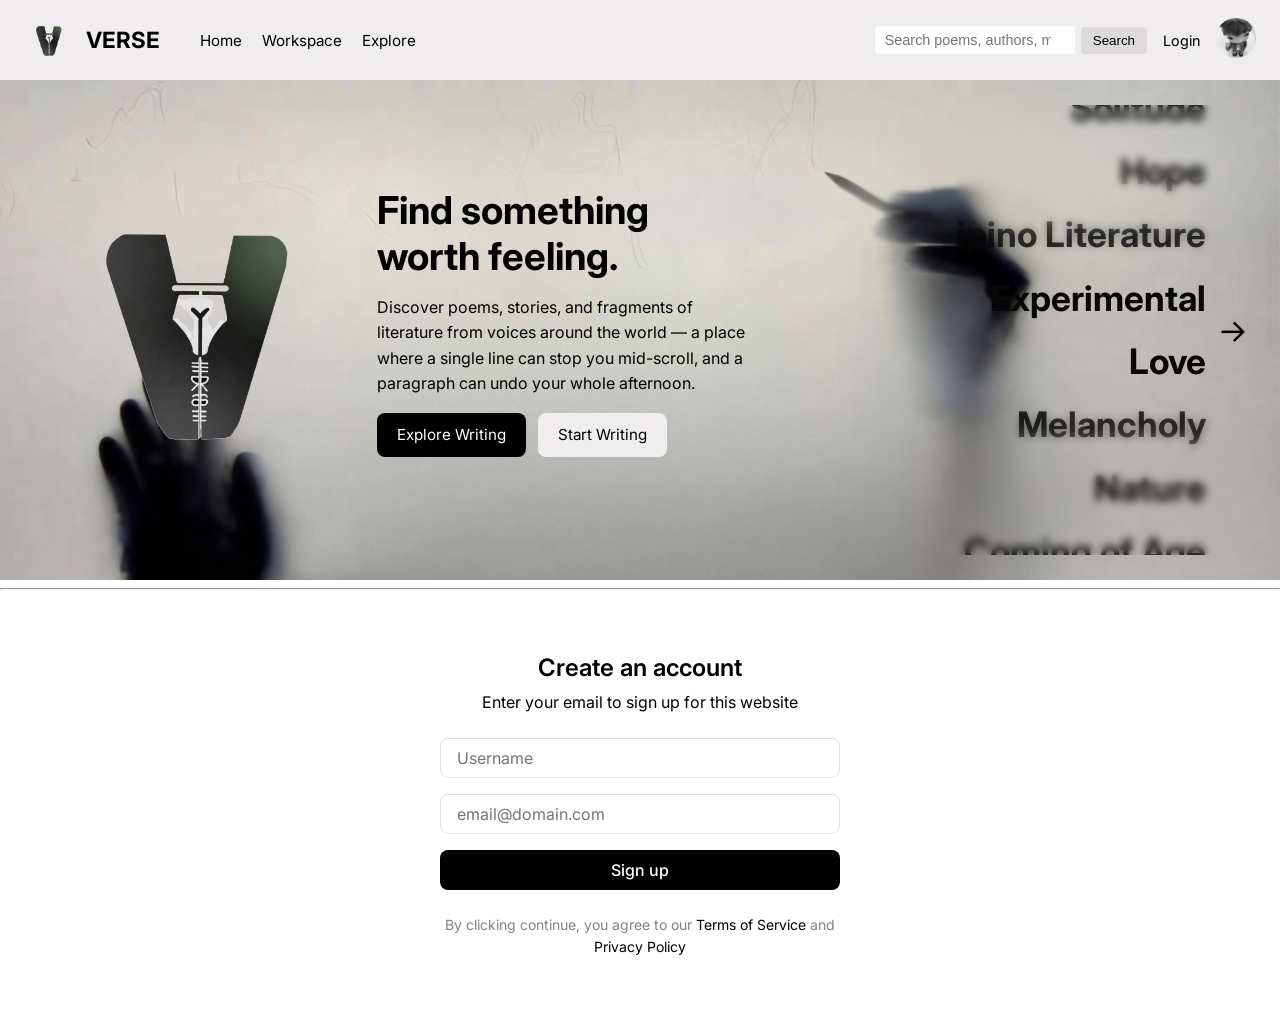
<file: index.html>
<!DOCTYPE html>
<html lang="en">
<head>
    <meta charset="UTF-8">
    <meta name="viewport" content="width=device-width, initial-scale=1.0">
    <title>Verse - Home</title>
    <link rel="preconnect" href="https://fonts.googleapis.com">
    <link rel="preconnect" href="https://fonts.gstatic.com" crossorigin>
    <link href="https://fonts.googleapis.com/css2?family=Cormorant+Garamond:ital,wght@0,400;0,600;0,700;1,400&family=Inter:wght@400;500;600;700&display=swap" rel="stylesheet">
    <link rel="stylesheet" href="CSS/style.css">
</head>
<body>

<header>
    <div class="header-inner">
        <div class="logo-group">
            <div class="logo-wrap">
                <img src="Assets/LOGO1.png" alt="Logo" class="logo logo1">
                <img src="Assets/LOGO2.png" alt="Logo" class="logo logo2">
            </div>
            <h1>VERSE</h1>
        </div>

        <nav class="main-nav">
            <a href="index.html">Home</a>
            <a href="Workspace.html">Workspace</a>
            <a href="Explore.html">Explore</a>
        </nav>

        <div class="header-right">
            <form action="Explore.html" method="get" class="search-form">
                <input type="search" name="q" placeholder="Search poems, authors, moods, themes...">
                <button type="submit">Search</button>
            </form>
            <a href="Login.html" class="icon-link">Login</a>
            <a href="Profile.html">
                <img src="Assets/PROFILE.jpg" alt="Profile Image" class="profile-image">
            </a>
        </div>
    </div>
</header>

<main>
    <div class="hero-row">
        <div class="logo-wrap-Hero">
            <img src="Assets/LOGO1.png" alt="Logo" class="logo logo1">
            <img src="Assets/LOGO2.png" alt="Logo" class="logo logo2">
        </div>
        <table width="100%">
            <tr>
            <td width="65%" valign="top">
            <h2>Find something worth feeling.</h2>
            <p>Discover poems, stories, and fragments of literature from voices around the world &mdash;
            a place where a single line can stop you mid-scroll, and a paragraph can undo your whole afternoon.</p>
            <p>
            <a href="Explore.html" class="btn">Explore Writing</a>
            &nbsp;
            <a href="Workspace.html" class="btn btn-light">Start Writing</a>
            </p>
            </td>
            <td></td>
            </tr>
        </table>
        <div class="word-scroll">
            <ul class="word-list">
                <li>Love</li>
                <li>Melancholy</li>
                <li>Nature</li>
                <li>Coming of Age</li>
                <li>Identity</li>
                <li>Dreams</li>
                <li>Solitude</li>
                <li>Hope</li>
                <li>Filipino Literature</li>
                <li>Experimental</li>

                <li>Love</li>
                <li>Melancholy</li>
                <li>Nature</li>
                <li>Coming of Age</li>
                <li>Identity</li>
                <li>Dreams</li>
                <li>Solitude</li>
                <li>Hope</li>
                <li>Filipino Literature</li>
                <li>Experimental</li>
            </ul>
            <div class="blur-top"></div>
            <div class="blur-bottom"></div>
            <div class="word-arrow">→</div>
        </div>
    </div>
</main>

<hr>

<div class="auth-card">
    <div class="auth-header">
        <div class="auth-title">Create an account</div>
        <div class="auth-subtitle">Enter your email to sign up for this website</div>
    </div>

    <form class="auth-form" action="Explore.html">
        <input class="input-field" type="text" placeholder="Username" aria-label="Username">
        <input class="input-field" type="email" placeholder="email@domain.com" aria-label="Email">
        <button class="btn-primary" type="submit">Sign up</button>
    </form>

    <div class="terms">
        By clicking continue, you agree to our
        <span class="terms-link">Terms of Service</span>
        and
        <span class="terms-link">Privacy Policy</span>
    </div>
</div>

</body>
</html>
</file>
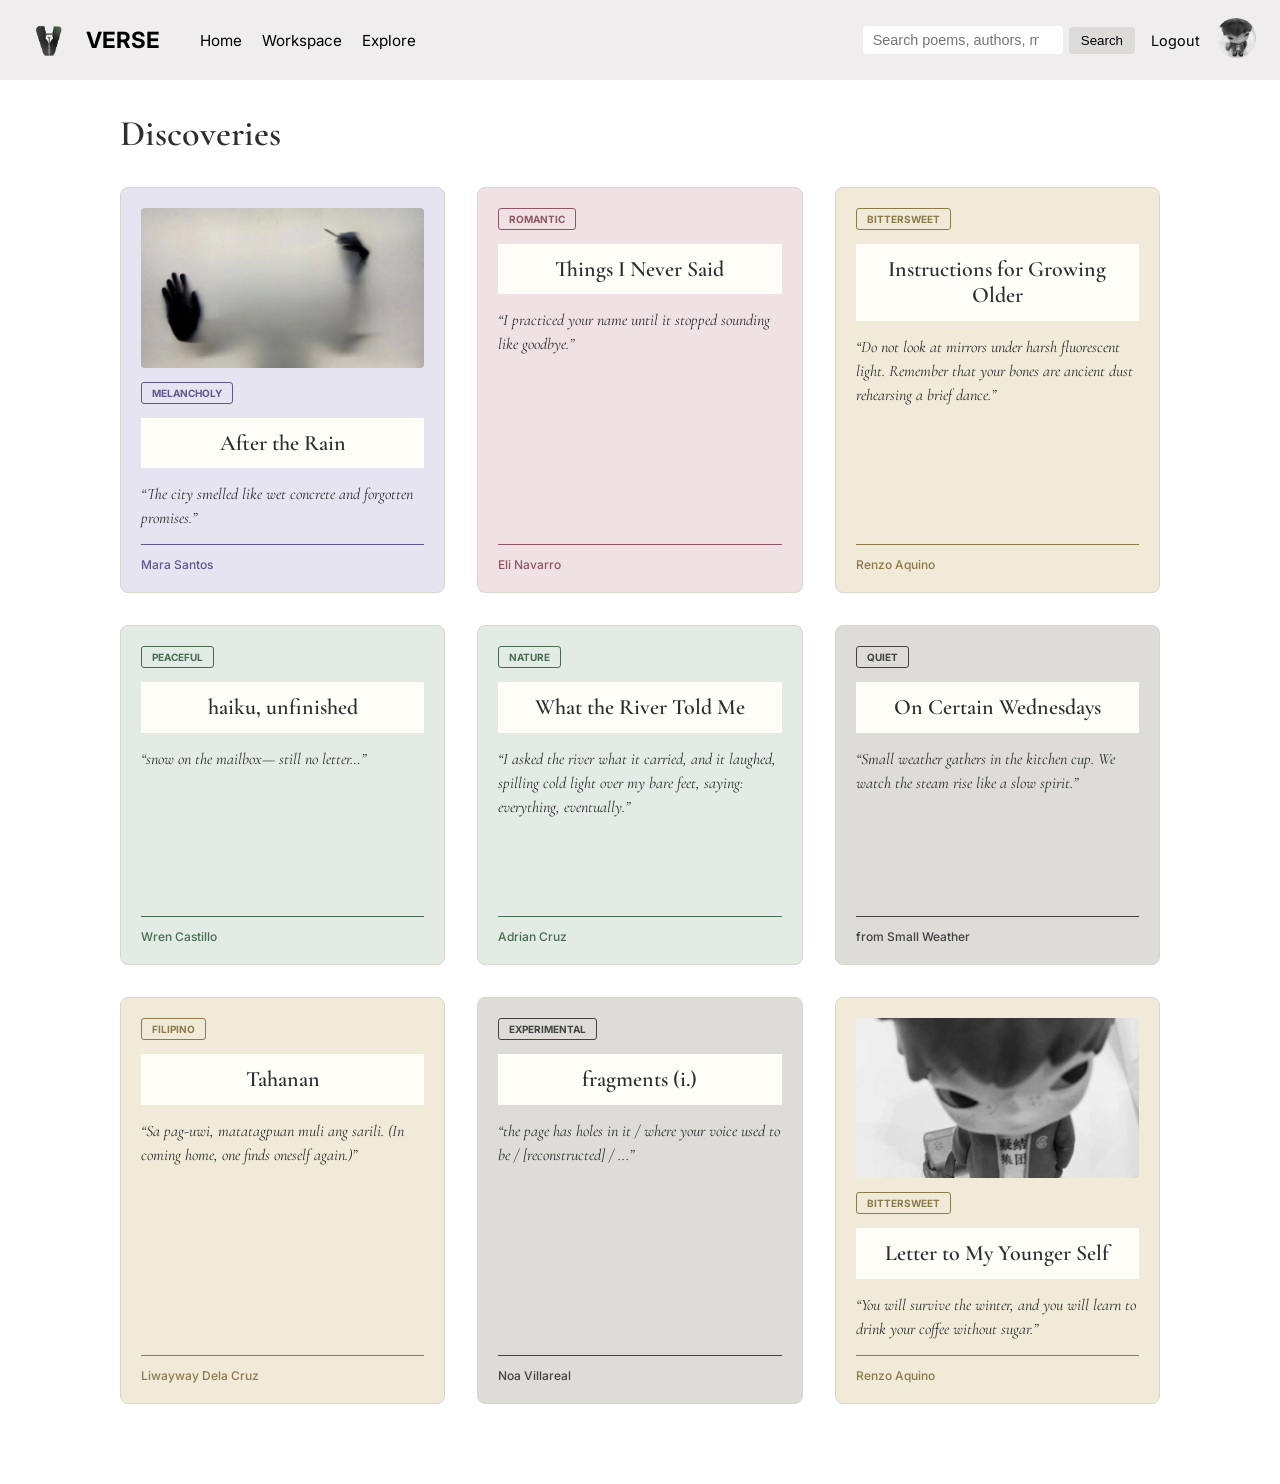
<file: Explore.html>
<!DOCTYPE html>
<html lang="en">
<head>
    <meta charset="UTF-8">
    <meta name="viewport" content="width=device-width, initial-scale=1.0">
    <title>Verse - Explore</title>
    <link rel="preconnect" href="https://fonts.googleapis.com">
    <link rel="preconnect" href="https://fonts.gstatic.com" crossorigin>
    <link href="https://fonts.googleapis.com/css2?family=Cormorant+Garamond:ital,wght@0,400;0,600;0,700;1,400&family=Inter:wght@400;500;600;700&display=swap" rel="stylesheet">
    <link rel="stylesheet" href="CSS/styleEXPLORE.css">
</head>
<body>

<header>
    <div class="header-inner">
        <div class="logo-group">
            <div class="logo-wrap">
                <img src="Assets/LOGO1.png" alt="Logo" class="logo logo1">
                <img src="Assets/LOGO2.png" alt="Logo" class="logo logo2">
            </div>
            <h1>VERSE</h1>
        </div>

        <nav class="main-nav">
            <a href="index.html">Home</a>
            <a href="Workspace.html">Workspace</a>
            <a href="Explore.html">Explore</a>
        </nav>

        <div class="header-right">
            <form action="Explore.html" method="get" class="search-form">
                <input type="search" name="q" placeholder="Search poems, authors, moods, themes...">
                <button type="submit">Search</button>
            </form>
            <a href="Logout.html" class="icon-link">Logout</a>
            <a href="Profile.html">
                <img src="Assets/PROFILE.jpg" alt="Profile Image" class="profile-image">
            </a>
        </div>
    </div>
</header>

  <section class="discoveries">
    <h2 class="discoveries__title">Discoveries</h2>

    <div class="shelf">
      <article class="book mood--melancholy">
        <img class="book__cover" src="Assets/HEROBG.jpg" alt="Cover photo for After the Rain">
        <span class="book__tag">Melancholy</span>
        <h3 class="book__title"><a href="ZoomIn.html">After the Rain</a></h3>
        <p class="book__quote">“The city smelled like wet concrete and forgotten promises.”</p>
        <p class="book__author">Mara Santos</p>
      </article>

      <article class="book mood--love">
        <span class="book__tag">Romantic</span>
        <h3 class="book__title"><a href="ZoomIn.html">Things I Never Said</a></h3>
        <p class="book__quote">“I practiced your name until it stopped sounding like goodbye.”</p>
        <p class="book__author">Eli Navarro</p>
      </article>

      <article class="book mood--warm">
        <span class="book__tag">Bittersweet</span>
        <h3 class="book__title"><a href="ZoomIn.html">Instructions for Growing Older</a></h3>
        <p class="book__quote">“Do not look at mirrors under harsh fluorescent light. Remember that your bones are ancient dust rehearsing a brief dance.”</p>
        <p class="book__author">Renzo Aquino</p>
      </article>

      <article class="book mood--nature">
        <span class="book__tag">Peaceful</span>
        <h3 class="book__title"><a href="ZoomIn.html">haiku, unfinished</a></h3>
        <p class="book__quote">“snow on the mailbox— still no letter…”</p>
        <p class="book__author">Wren Castillo</p>
      </article>

      <article class="book mood--nature">
        <span class="book__tag">Nature</span>
        <h3 class="book__title"><a href="ZoomIn.html">What the River Told Me</a></h3>
        <p class="book__quote">“I asked the river what it carried, and it laughed, spilling cold light over my bare feet, saying: everything, eventually.”</p>
        <p class="book__author">Adrian Cruz</p>
      </article>

      <article class="book mood--neutral">
        <span class="book__tag">Quiet</span>
        <h3 class="book__title"><a href="ZoomIn.html">On Certain Wednesdays</a></h3>
        <p class="book__quote">“Small weather gathers in the kitchen cup. We watch the steam rise like a slow spirit.”</p>
        <p class="book__author">from Small Weather</p>
      </article>

      <article class="book mood--warm">
        <span class="book__tag">Filipino</span>
        <h3 class="book__title"><a href="ZoomIn.html">Tahanan</a></h3>
        <p class="book__quote">“Sa pag-uwi, matatagpuan muli ang sarili. (In coming home, one finds oneself again.)”</p>
        <p class="book__author">Liwayway Dela Cruz</p>
      </article>

      <article class="book mood--neutral">
        <span class="book__tag">Experimental</span>
        <h3 class="book__title"><a href="ZoomIn.html">fragments (i.)</a></h3>
        <p class="book__quote">“the page has holes in it / where your voice used to be / [reconstructed] / ...”</p>
        <p class="book__author">Noa Villareal</p>
      </article>

      <article class="book mood--warm">
        <img class="book__cover" src="Assets/PROFILE.jpg" alt="Cover photo for Letter to My Younger Self">
        <span class="book__tag">Bittersweet</span>
        <h3 class="book__title"><a href="ZoomIn.html">Letter to My Younger Self</a></h3>
        <p class="book__quote">“You will survive the winter, and you will learn to drink your coffee without sugar.”</p>
        <p class="book__author">Renzo Aquino</p>
      </article>
    </div>
  </section>

</body>
</html>
</file>
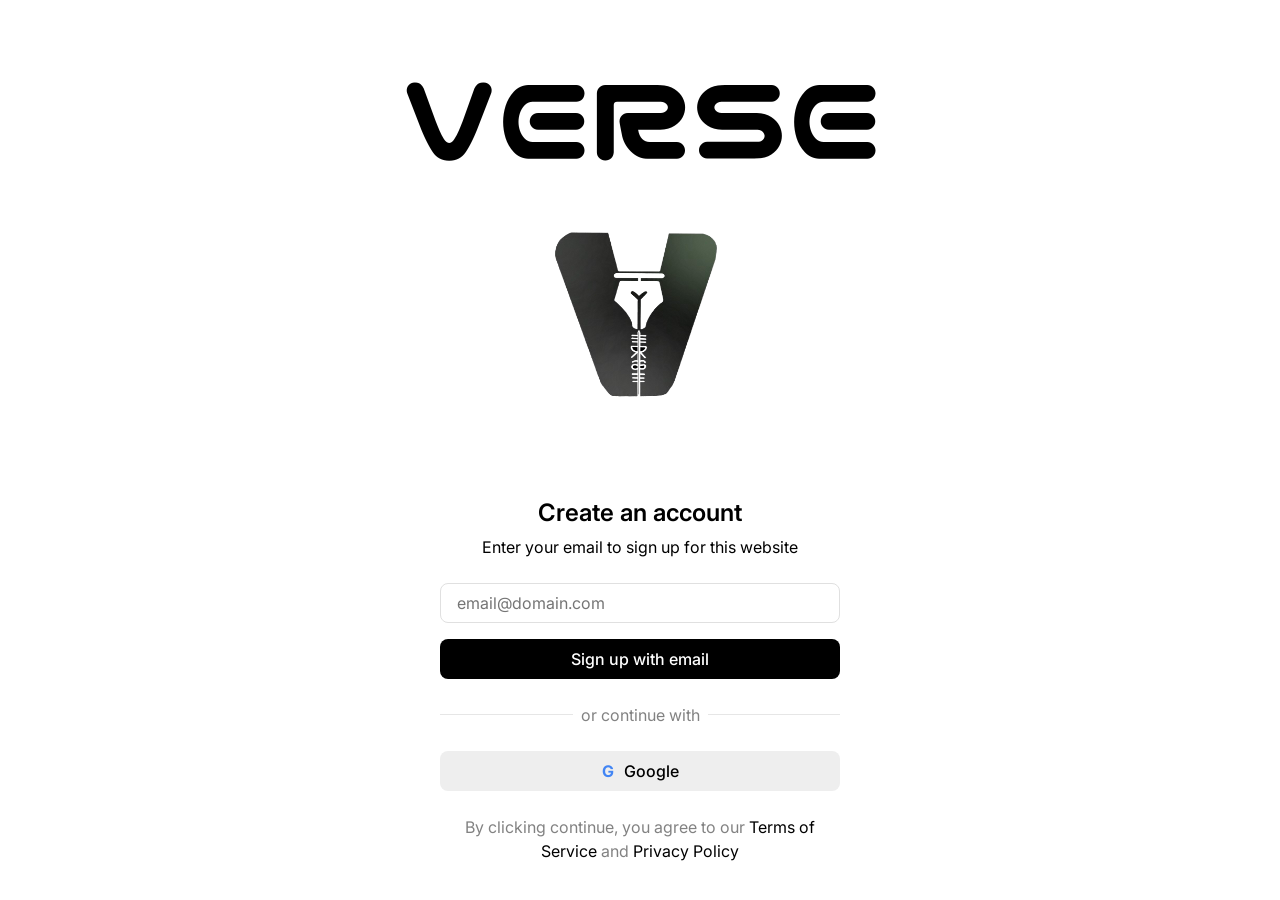
<file: Login.html>
<!DOCTYPE html>
<html lang="en">
<head>
  <meta charset="UTF-8" />
  <meta name="viewport" content="width=device-width, initial-scale=1.0">
  <title>Create an account</title>
  <link rel="stylesheet" href="CSS/styleLOGIN.css" />
  <link href="https://fonts.googleapis.com/css2?family=Nico+Moji&family=Inter:wght@400;500;600&display=swap" rel="stylesheet">
</head>
<body>
  <div class="page">
    <div class="logo">VERSE</div>

    <div class="illustration">
      <img src="Assets/LOGO2.png" alt="" />
    </div>

    <div class="signup-card">
      <div class="heading-group">
        <div class="title">Create an account</div>
        <div class="subtitle">Enter your email to sign up for this website</div>
      </div>

      <!-- no name="" on the input yet, add it when there is a backend -->
      <form class="form-group" action="Explore.html">
        <input class="email-input" type="email" placeholder="email@domain.com" aria-label="Email">
        <button class="signup-btn" type="submit">Sign up with email</button>
      </form>

      <div class="divider">
        <div class="divider-line"></div>
        <div class="divider-text">or continue with</div>
        <div class="divider-line"></div>
      </div>

      <button class="google-btn" type="button"><span class="google-icon">G</span> Google</button>

      <div class="terms">
        <span class="terms-muted">By clicking continue, you agree to our </span><span class="terms-link">Terms of Service</span><span class="terms-muted"> and </span><span class="terms-link">Privacy Policy</span>
      </div>
    </div>
  </div>
</body>
</html>
</file>
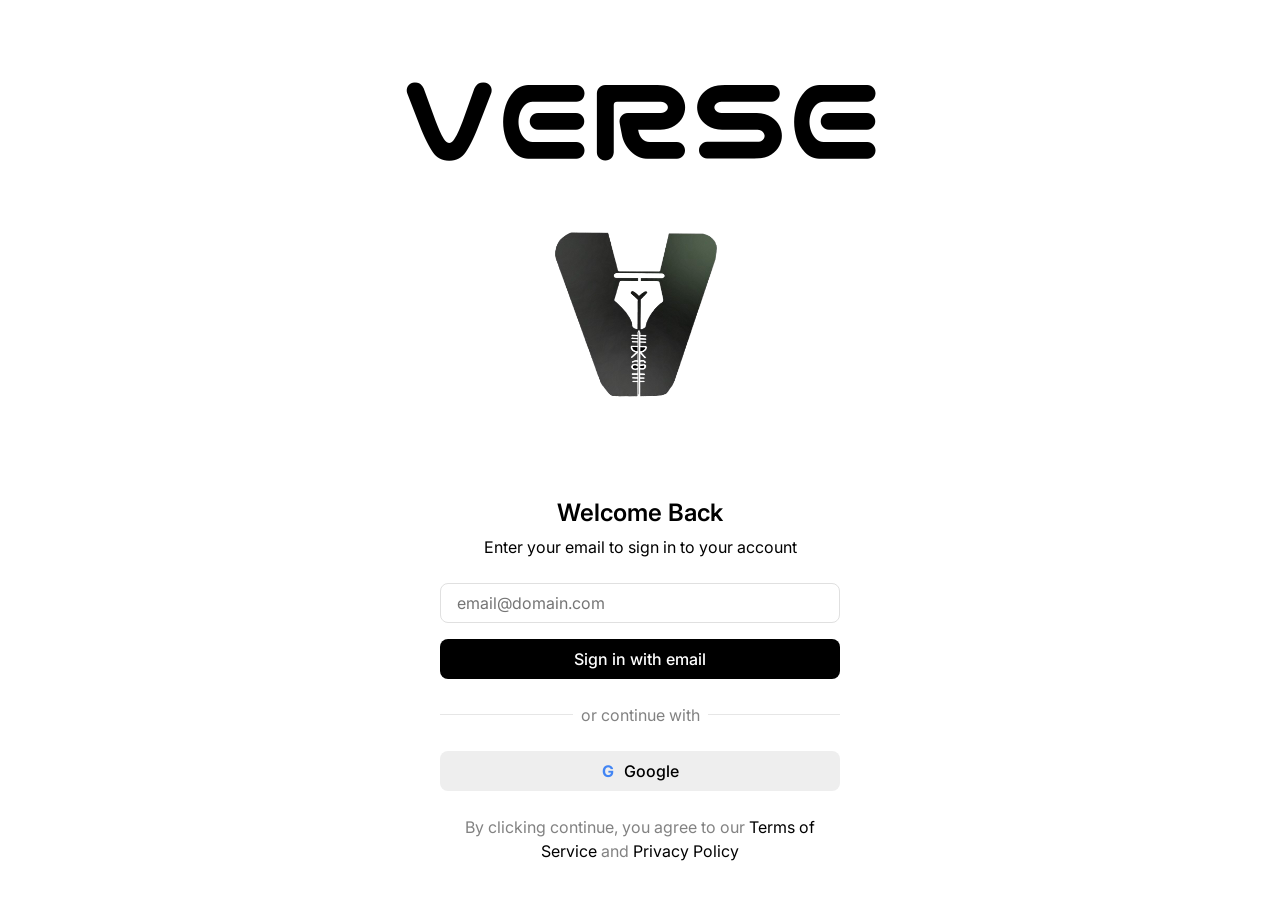
<file: Logout.html>
<!DOCTYPE html>
<html lang="en">
<head>
  <meta charset="UTF-8" />
  <meta name="viewport" content="width=device-width, initial-scale=1.0">
  <title>Welcome Back</title>
  <link rel="stylesheet" href="CSS/styleLOGIN.css" />
  <link href="https://fonts.googleapis.com/css2?family=Nico+Moji&family=Inter:wght@400;500;600&display=swap" rel="stylesheet">
</head>
<body>
  <div class="page">
    <div class="logo">VERSE</div>

    <div class="illustration">
      <img src="Assets/LOGO2.png" alt="" />
    </div>

    <div class="signup-card">
      <div class="heading-group">
        <div class="title">Welcome Back</div>
        <div class="subtitle">Enter your email to sign in to your account</div>
      </div>

      <form class="form-group" action="Explore.html">
        <input class="email-input" type="email" placeholder="email@domain.com" aria-label="Email">
        <button class="signup-btn" type="submit">Sign in with email</button>
      </form>

      <div class="divider">
        <div class="divider-line"></div>
        <div class="divider-text">or continue with</div>
        <div class="divider-line"></div>
      </div>

      <button class="google-btn" type="button"><span class="google-icon">G</span> Google</button>

      <div class="terms">
        <span class="terms-muted">By clicking continue, you agree to our </span><span class="terms-link">Terms of Service</span><span class="terms-muted"> and </span><span class="terms-link">Privacy Policy</span>
      </div>
    </div>
  </div>
</body>
</html>
</file>
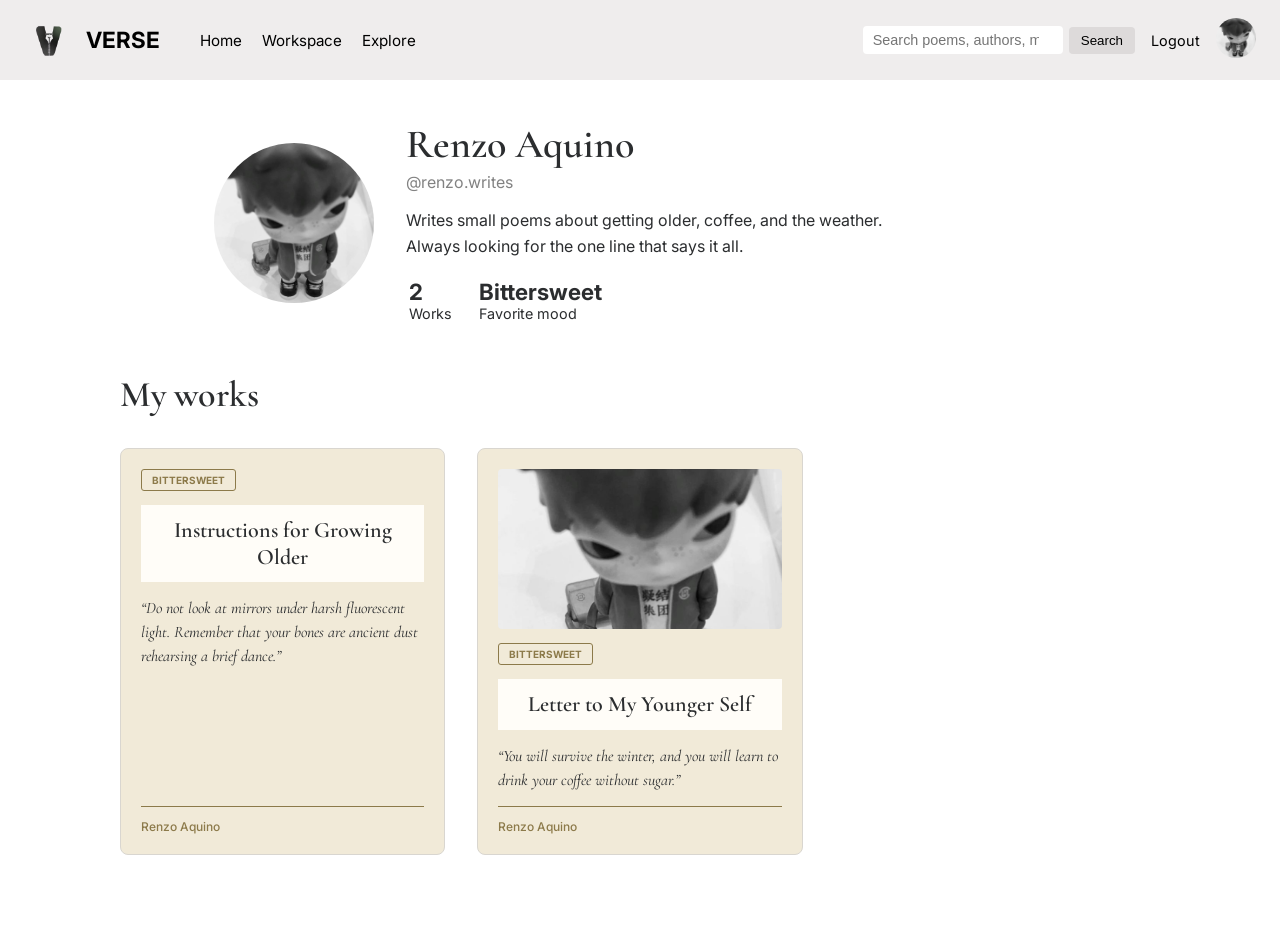
<file: Profile.html>
<!DOCTYPE html>
<html lang="en">
<head>
    <meta charset="UTF-8">
    <meta name="viewport" content="width=device-width, initial-scale=1.0">
    <title>Verse - Profile</title>
    <link rel="preconnect" href="https://fonts.googleapis.com">
    <link rel="preconnect" href="https://fonts.gstatic.com" crossorigin>
    <link href="https://fonts.googleapis.com/css2?family=Cormorant+Garamond:ital,wght@0,400;0,600;0,700;1,400&family=Inter:wght@400;500;600;700&display=swap" rel="stylesheet">
    <link rel="stylesheet" href="CSS/styleEXPLORE.css">
    <link rel="stylesheet" href="CSS/styleProfile.css">
</head>
<body>

<header>
    <div class="header-inner">
        <div class="logo-group">
            <div class="logo-wrap">
                <img src="Assets/LOGO1.png" alt="Logo" class="logo logo1">
                <img src="Assets/LOGO2.png" alt="Logo" class="logo logo2">
            </div>
            <h1>VERSE</h1>
        </div>

        <nav class="main-nav">
            <a href="index.html">Home</a>
            <a href="Workspace.html">Workspace</a>
            <a href="Explore.html">Explore</a>
        </nav>

        <div class="header-right">
            <form action="Explore.html" method="get" class="search-form">
                <input type="search" name="q" placeholder="Search poems, authors, moods, themes...">
                <button type="submit">Search</button>
            </form>
            <a href="Logout.html" class="icon-link">Logout</a>
            <a href="Profile.html">
                <img src="Assets/PROFILE.jpg" alt="Profile Image" class="profile-image">
            </a>
        </div>
    </div>
</header>

<main>
    <section class="profile">
        <img src="Assets/PROFILE.jpg" alt="Profile Image" class="profile-photo">
        <div class="profile-info">
            <h2>Renzo Aquino</h2>
            <p class="profile-handle">@renzo.writes</p>
            <p class="profile-bio">Writes small poems about getting older, coffee, and the weather.
            Always looking for the one line that says it all.</p>
            <table class="profile-stats">
                <tr>
                    <td><strong>2</strong>Works</td>
                    <td><strong>Bittersweet</strong>Favorite mood</td>
                </tr>
            </table>
        </div>
    </section>

    <section class="discoveries">
        <h2 class="discoveries__title">My works</h2>
        <div class="shelf">
      <article class="book mood--warm">
        <span class="book__tag">Bittersweet</span>
        <h3 class="book__title"><a href="ZoomIn.html">Instructions for Growing Older</a></h3>
        <p class="book__quote">“Do not look at mirrors under harsh fluorescent light. Remember that your bones are ancient dust rehearsing a brief dance.”</p>
        <p class="book__author">Renzo Aquino</p>
      </article>
      <article class="book mood--warm">
        <img class="book__cover" src="Assets/PROFILE.jpg" alt="Cover photo for Letter to My Younger Self">
        <span class="book__tag">Bittersweet</span>
        <h3 class="book__title"><a href="ZoomIn.html">Letter to My Younger Self</a></h3>
        <p class="book__quote">“You will survive the winter, and you will learn to drink your coffee without sugar.”</p>
        <p class="book__author">Renzo Aquino</p>
      </article>
        </div>
    </section>
</main>

</body>
</html>
</file>
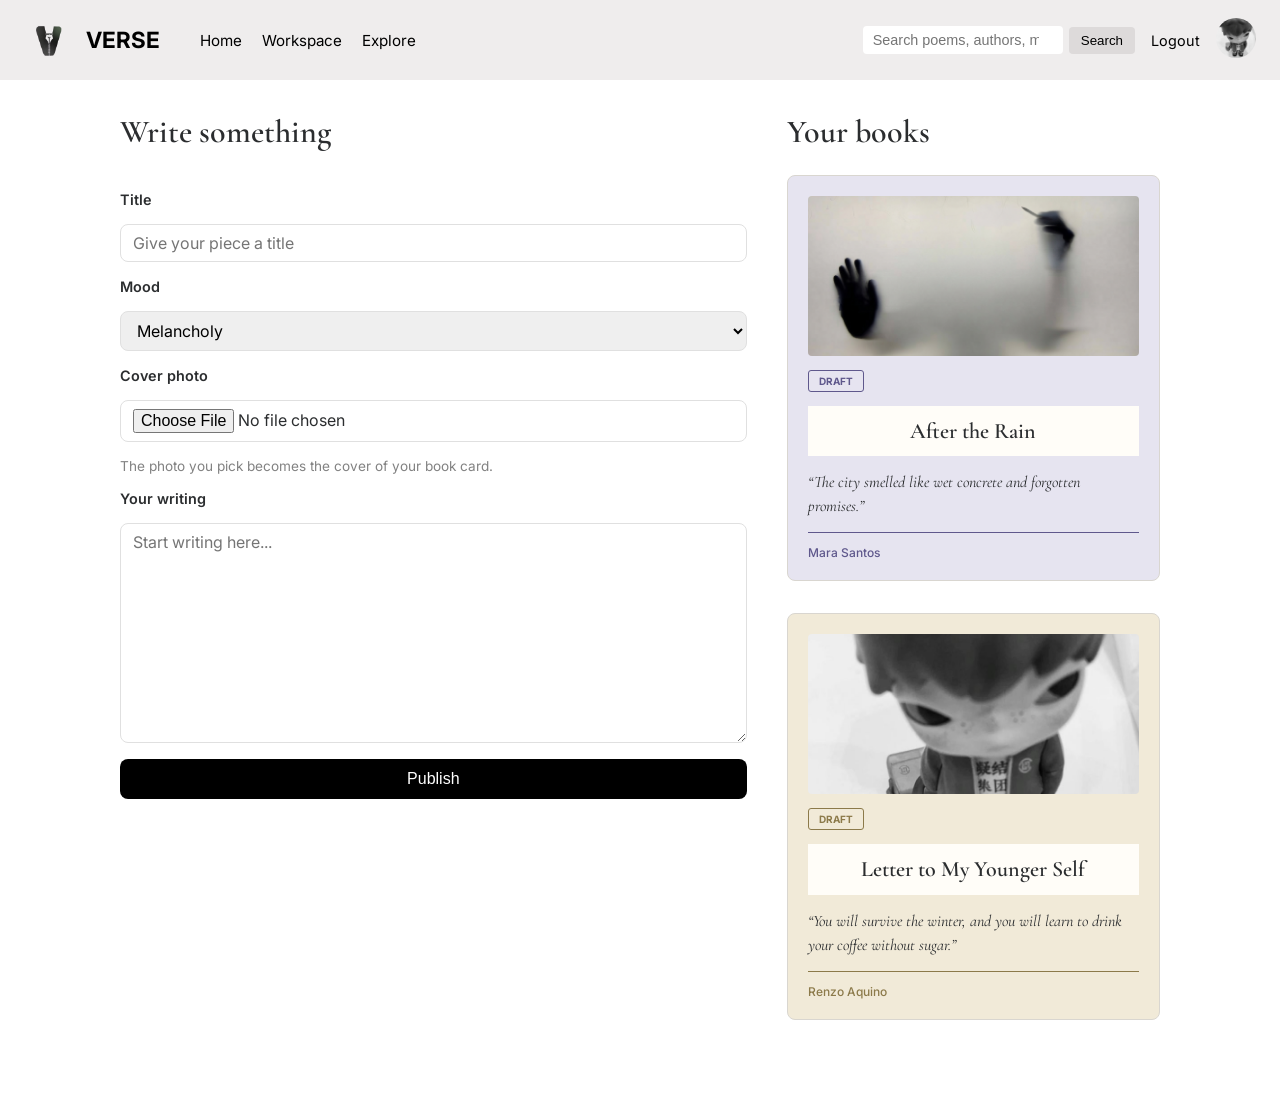
<file: Workspace.html>
<!DOCTYPE html>
<html lang="en">
<head>
    <meta charset="UTF-8">
    <meta name="viewport" content="width=device-width, initial-scale=1.0">
    <title>Verse - Workspace</title>
    <link rel="preconnect" href="https://fonts.googleapis.com">
    <link rel="preconnect" href="https://fonts.gstatic.com" crossorigin>
    <link href="https://fonts.googleapis.com/css2?family=Cormorant+Garamond:ital,wght@0,400;0,600;0,700;1,400&family=Inter:wght@400;500;600;700&display=swap" rel="stylesheet">
    <link rel="stylesheet" href="CSS/styleEXPLORE.css">
    <link rel="stylesheet" href="CSS/styleWORKSPACE.css">
</head>
<body>

<header>
    <div class="header-inner">
        <div class="logo-group">
            <div class="logo-wrap">
                <img src="Assets/LOGO1.png" alt="Logo" class="logo logo1">
                <img src="Assets/LOGO2.png" alt="Logo" class="logo logo2">
            </div>
            <h1>VERSE</h1>
        </div>

        <nav class="main-nav">
            <a href="index.html">Home</a>
            <a href="Workspace.html">Workspace</a>
            <a href="Explore.html">Explore</a>
        </nav>

        <div class="header-right">
            <form action="Explore.html" method="get" class="search-form">
                <input type="search" name="q" placeholder="Search poems, authors, moods, themes...">
                <button type="submit">Search</button>
            </form>
            <a href="Logout.html" class="icon-link">Logout</a>
            <a href="Profile.html">
                <img src="Assets/PROFILE.jpg" alt="Profile Image" class="profile-image">
            </a>
        </div>
    </div>
</header>

<main class="workspace">

    <form class="write-form" action="Explore.html">
        <h2>Write something</h2>

        <label for="title">Title</label>
        <input type="text" id="title" placeholder="Give your piece a title" required>

        <label for="mood">Mood</label>
        <select id="mood">
            <option>Melancholy</option>
            <option>Romantic</option>
            <option>Nature</option>
            <option>Bittersweet</option>
            <option>Quiet</option>
        </select>

        <label for="cover">Cover photo</label>
        <input type="file" id="cover" accept="image/*">
        <p class="hint">The photo you pick becomes the cover of your book card.</p>

        <label for="text">Your writing</label>
        <textarea id="text" placeholder="Start writing here..."></textarea>

        <button type="submit">Publish</button>
    </form>

    <aside class="write-side">
        <h2>Your books</h2>
        <div class="shelf">
      <article class="book mood--melancholy">
        <img class="book__cover" src="Assets/HEROBG.jpg" alt="Cover photo for After the Rain">
        <span class="book__tag">Draft</span>
        <h3 class="book__title"><a href="ZoomIn.html">After the Rain</a></h3>
        <p class="book__quote">“The city smelled like wet concrete and forgotten promises.”</p>
        <p class="book__author">Mara Santos</p>
      </article>
      <article class="book mood--warm">
        <img class="book__cover" src="Assets/PROFILE.jpg" alt="Cover photo for Letter to My Younger Self">
        <span class="book__tag">Draft</span>
        <h3 class="book__title"><a href="ZoomIn.html">Letter to My Younger Self</a></h3>
        <p class="book__quote">“You will survive the winter, and you will learn to drink your coffee without sugar.”</p>
        <p class="book__author">Renzo Aquino</p>
      </article>
        </div>
    </aside>

</main>

</body>
</html>
</file>
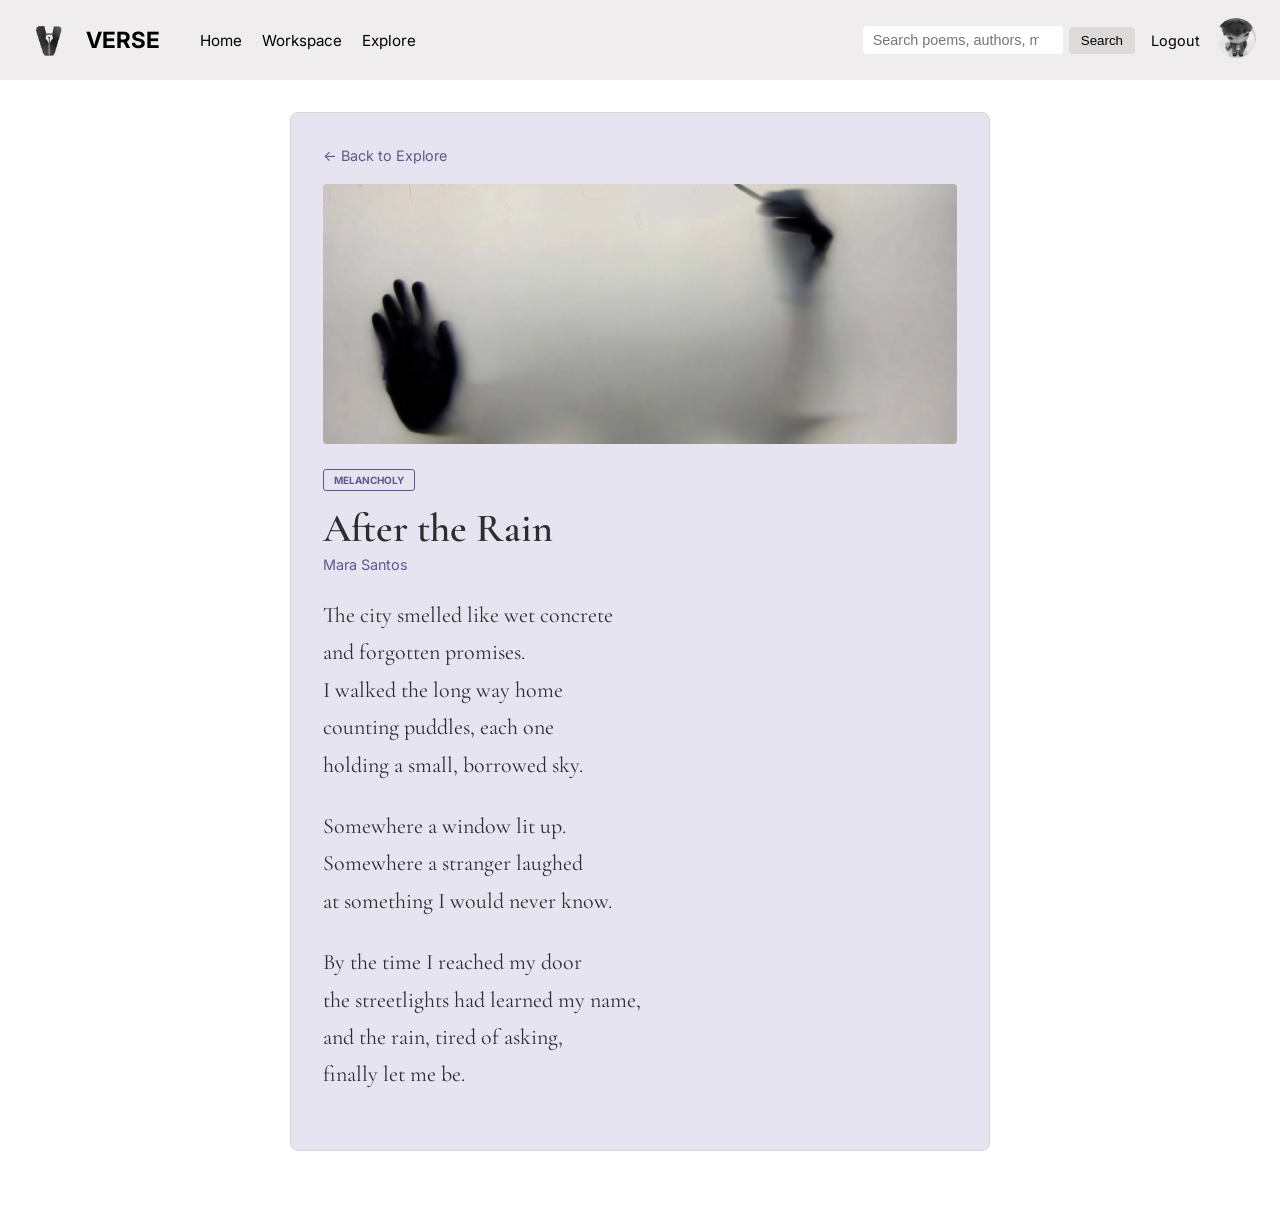
<file: ZoomIn.html>
<!DOCTYPE html>
<html lang="en">
<head>
    <meta charset="UTF-8">
    <meta name="viewport" content="width=device-width, initial-scale=1.0">
    <title>Verse - After the Rain</title>
    <link rel="preconnect" href="https://fonts.googleapis.com">
    <link rel="preconnect" href="https://fonts.gstatic.com" crossorigin>
    <link href="https://fonts.googleapis.com/css2?family=Cormorant+Garamond:ital,wght@0,400;0,600;0,700;1,400&family=Inter:wght@400;500;600;700&display=swap" rel="stylesheet">
    <link rel="stylesheet" href="CSS/styleEXPLORE.css">
    <link rel="stylesheet" href="CSS/styleZOOMIN.css">
</head>
<body>

<header>
    <div class="header-inner">
        <div class="logo-group">
            <div class="logo-wrap">
                <img src="Assets/LOGO1.png" alt="Logo" class="logo logo1">
                <img src="Assets/LOGO2.png" alt="Logo" class="logo logo2">
            </div>
            <h1>VERSE</h1>
        </div>

        <nav class="main-nav">
            <a href="index.html">Home</a>
            <a href="Workspace.html">Workspace</a>
            <a href="Explore.html">Explore</a>
        </nav>

        <div class="header-right">
            <form action="Explore.html" method="get" class="search-form">
                <input type="search" name="q" placeholder="Search poems, authors, moods, themes...">
                <button type="submit">Search</button>
            </form>
            <a href="Logout.html" class="icon-link">Logout</a>
            <a href="Profile.html">
                <img src="Assets/PROFILE.jpg" alt="Profile Image" class="profile-image">
            </a>
        </div>
    </div>
</header>

<main>
    <article class="reader mood--melancholy">
        <a href="Explore.html" class="reader__back">&larr; Back to Explore</a>
        <img class="reader__cover" src="Assets/HEROBG.jpg" alt="Cover photo for After the Rain">
        <span class="book__tag">Melancholy</span>
        <h2 class="reader__title">After the Rain</h2>
        <p class="reader__author">Mara Santos</p>

        <div class="reader__text">
            <p>The city smelled like wet concrete<br>
            and forgotten promises.<br>
            I walked the long way home<br>
            counting puddles, each one<br>
            holding a small, borrowed sky.</p>

            <p>Somewhere a window lit up.<br>
            Somewhere a stranger laughed<br>
            at something I would never know.</p>

            <p>By the time I reached my door<br>
            the streetlights had learned my name,<br>
            and the rain, tired of asking,<br>
            finally let me be.</p>
        </div>
    </article>
</main>

</body>
</html>
</file>
<file: CSS/style.css>
/* ---------- basics ---------- */
* {
  box-sizing: border-box;
}

body {
  margin: 0;
  font-family: 'Inter', sans-serif;
}

/* ---------- header ---------- */
header {
    background: #efeded;
    padding: 0 24px;
}

.header-inner {
    display: flex;
    align-items: center;
    height: 80px;
    gap: 40px;
}

.logo-group {
    display: flex;
    align-items: center;
    gap: 12px;
    flex-shrink: 0;
}

.logo-wrap {
    position: relative;
    width: 50px;
    height: 50px;
}

.logo-wrap .logo {
    position: absolute;
    top: 0;
    left: 0;
    width: 100%;
    height: 100%;
    object-fit: contain;
    animation: crossfade 6s infinite;
}

.logo-wrap .logo1 { animation-delay: 0s; }
.logo-wrap .logo2 { animation-delay: 3s; }

@keyframes crossfade {
    0%, 40% { opacity: 1; }
    50%, 90% { opacity: 0; }
    100% { opacity: 1; }
}

h1 {
    margin: 0;
    color: #000000;
    font-size: 1.4rem;
    line-height: 1;
}

.main-nav {
    display: flex;
    align-items: center;
    gap: 20px;
}

.main-nav a {
    color: #000000;
    text-decoration: none;
    font-size: 0.95rem;
}

.main-nav a:hover {
    opacity: 0.7;
}

.profile-image {
    width: 40px;
    height: 40px;
    border-radius: 50%;
    object-fit: cover;
}

.header-right {
    display: flex;
    align-items: center;
    gap: 16px;
    flex-shrink: 0;
    margin-left: auto;
}

.search-form {
    display: flex;
    align-items: center;
}

.search-form input {
    padding: 6px 10px;
    border-radius: 4px;
    border: none;
    font-size: 0.9rem;
}

.search-form button {
    margin-left: 6px;
    padding: 6px 12px;
    border: none;
    border-radius: 4px;
    background: #dddada;
    color: #000000;
    cursor: pointer;
}

.icon-link {
    color: #000000;
    text-decoration: none;
    font-size: 0.9rem;
}

.icon-link:hover {
    opacity: 0.7;
}

/* ---------- hero ---------- */
.hero-row {
    display: flex;
    align-items: center;
    width: 100%;
    background-image: url('../Assets/HEROBG.jpg');
    background-size: cover;
    background-position: center 0%;
    background-repeat: no-repeat;
    min-height: 500px;
    padding: 0 24px;
}

.hero-row h2 {
    font-size: 2.4rem;
    margin: 0 0 16px;
}

.hero-row p {
    line-height: 1.6;
}

.logo-wrap-Hero{
    position: relative;
    width: 350px;
    height: 350px;
    flex-shrink: 0;
}

.logo-wrap-Hero .logo {
    position: absolute;
    top: 0;
    left: 0;
    width: 100%;
    height: 100%;
    object-fit: contain;
    animation: crossfade 6s infinite;
}

.logo-wrap-Hero .logo1 { animation-delay: 0s; }
.logo-wrap-Hero .logo2 { animation-delay: 3s; }

/* buttons made from links */
.btn {
    display: inline-block;
    padding: 10px 20px;
    border-radius: 8px;
    background: #000000;
    color: #ffffff;
    text-decoration: none;
    font-size: 0.95rem;
}

.btn-light {
    background: #efeded;
    color: #000000;
}

.btn:hover {
    opacity: 0.8;
}

/* ---------- scrolling words ---------- */
.word-scroll {
    position: relative;
    height: 450px;
    overflow: hidden;
    display: flex;
    align-items: center;
    justify-content: flex-end;
    margin-left: auto;
    perspective: 400px;
    flex-shrink: 0;
    width: 300px;
}

.word-list {
    list-style: none;
    margin: 0;
    padding: 0 50px 0 0;
    text-align: right;
    animation: scrollWords 10s linear infinite;
    transform-style: preserve-3d;
}

@keyframes scrollWords {
    from { transform: rotateX(25deg) translateY(0); }
    to   { transform: rotateX(25deg) translateY(-50%); }
}

.word-list li {
    font-size: 2.2rem;
    font-weight: 700;
    color: #070707;
    line-height: 1.8;
    white-space: nowrap;
}

.blur-top,
.blur-bottom {
    position: absolute;
    left: 0;
    right: 0;
    pointer-events: none;
    backdrop-filter: blur(4px);
    -webkit-backdrop-filter: blur(4px);
}

.blur-top {
    top: 0;
    height: 38%;
    mask-image: linear-gradient(to bottom, black 40%, transparent 100%);
    -webkit-mask-image: linear-gradient(to bottom, black 40%, transparent 100%);
}

.blur-bottom {
    bottom: 0;
    height: 38%;
    mask-image: linear-gradient(to top, black 40%, transparent 100%);
    -webkit-mask-image: linear-gradient(to top, black 40%, transparent 100%);
}

.word-arrow {
    position: absolute;
    right: 8px;
    top: 50%;
    transform: translateY(-50%);
    color: #000000;
    font-size: 2rem;
    z-index: 2;
}

/* ---------- sign up card ---------- */
.auth-card {
  width: 100%;
  max-width: 432px;
  margin: 60px auto;
  padding: 0 16px;
  display: flex;
  flex-direction: column;
  align-items: center;
  gap: 24px;
}

.auth-header {
  display: flex;
  flex-direction: column;
  align-items: center;
  gap: 4px;
}

.auth-title {
  text-align: center;
  color: black;
  font-size: 24px;
  font-weight: 600;
  line-height: 36px;
}

.auth-subtitle {
  text-align: center;
  color: black;
  font-size: 16px;
  font-weight: 400;
  line-height: 24px;
}

.auth-form {
  width: 100%;
  display: flex;
  flex-direction: column;
  gap: 16px;
}

.input-field {
  width: 100%;
  height: 40px;
  padding: 8px 16px;
  background: white;
  border: 1px solid #E0E0E0;
  border-radius: 8px;
  font-family: 'Inter', sans-serif;
  font-size: 16px;
}

.btn-primary {
  width: 100%;
  height: 40px;
  padding: 0 16px;
  background: black;
  border: none;
  border-radius: 8px;
  color: white;
  font-size: 16px;
  font-family: 'Inter', sans-serif;
  font-weight: 500;
  cursor: pointer;
}

.btn-primary:hover {
  opacity: 0.8;
}

.terms {
  text-align: center;
  color: #828282;
  font-size: 14px;
  font-weight: 400;
  line-height: 22px;
}

.terms-link {
  color: black;
}

/* ---------- small screens ---------- */
@media (max-width: 900px) {
    .hero-row {
        flex-direction: column;
        text-align: center;
        padding: 24px;
    }

    .logo-wrap-Hero {
        width: 200px;
        height: 200px;
    }

    .hero-row td {
        display: block;
        width: 100%;
    }

    .word-scroll {
        margin-left: 0;
        height: 300px;
        justify-content: center;
    }

    .word-list {
        text-align: center;
        padding-right: 0;
    }

    .word-arrow {
        display: none;
    }
}

/* header on small screens: let it wrap onto two rows */
@media (max-width: 800px) {
    .header-inner {
        flex-wrap: wrap;
        height: auto;
        padding: 10px 0;
        gap: 10px 20px;
    }

    .header-right {
        margin-left: 0;
        width: 100%;
    }

    .search-form {
        flex: 1;
    }

    .search-form input {
        width: 100%;
        min-width: 0;
    }
}
</file>
<file: CSS/styleEXPLORE.css>
* {
  box-sizing: border-box;
}

/* colours and fonts used by the book cards */
:root {
  --serif: 'Cormorant Garamond', serif;
  --sans: 'Inter', sans-serif;
  --ink: #2b2d2f;
  --paper: #fffdf8;
  --line: #d9d6d0;
}

body {
  margin: 0;
  font-family: var(--sans);
  color: var(--ink);
}

/* ---------- header ---------- */
header {
    background: #efeded;
    padding: 0 24px;
}

.header-inner {
    display: flex;
    align-items: center;
    height: 80px;
    gap: 40px;
}

.logo-group {
    display: flex;
    align-items: center;
    gap: 12px;
    flex-shrink: 0;
}

.logo-wrap {
    position: relative;
    width: 50px;
    height: 50px;
}

.logo-wrap .logo {
    position: absolute;
    top: 0;
    left: 0;
    width: 100%;
    height: 100%;
    object-fit: contain;
    animation: crossfade 6s infinite;
}

.logo-wrap .logo1 { animation-delay: 0s; }
.logo-wrap .logo2 { animation-delay: 3s; }

@keyframes crossfade {
    0%, 40% { opacity: 1; }
    50%, 90% { opacity: 0; }
    100% { opacity: 1; }
}

h1 {
    margin: 0;
    color: #000000;
    font-size: 1.4rem;
    line-height: 1;
}

.main-nav {
    display: flex;
    align-items: center;
    gap: 20px;
}

.main-nav a {
    color: #000000;
    text-decoration: none;
    font-size: 0.95rem;
}

.main-nav a:hover {
    opacity: 0.7;
}

.profile-image {
    width: 40px;
    height: 40px;
    border-radius: 50%;
    object-fit: cover;
}

.header-right {
    display: flex;
    align-items: center;
    gap: 16px;
    flex-shrink: 0;
    margin-left: auto;
}

.search-form {
    display: flex;
    align-items: center;
}

.search-form input {
    padding: 6px 10px;
    border-radius: 4px;
    border: none;
    font-size: 0.9rem;
}

.search-form button {
    margin-left: 6px;
    padding: 6px 12px;
    border: none;
    border-radius: 4px;
    background: #dddada;
    color: #000000;
    cursor: pointer;
}

.icon-link {
    color: #000000;
    text-decoration: none;
    font-size: 0.9rem;
}

.icon-link:hover {
    opacity: 0.7;
}

/* mood colour pairs: --cover (background) / --accent (text + border) */
.mood--love       { --cover: #F0E1E4; --accent: #8C5863; }
.mood--melancholy { --cover: #E6E4F0; --accent: #5F588C; }
.mood--nature     { --cover: #E2ECE4; --accent: #4A6B53; }
.mood--warm       { --cover: #F1EAD8; --accent: #8C7A4A; }
.mood--neutral    { --cover: #DDDCD9; --accent: #424240; }

/* ---------- Discoveries ---------- */
.discoveries { padding: 32px 120px 80px; }

.discoveries__title {
  margin: 0 0 32px;
  font: 600 36px var(--serif);
}

.shelf {
  display: grid;
  grid-template-columns: repeat(auto-fill, minmax(260px, 1fr));
  gap: 32px;
}

/* ---------- Book (simple flat card) ---------- */
.book {
  display: flex;
  flex-direction: column;
  gap: 14px;
  min-height: 340px;
  padding: 20px;
  background: var(--cover);
  border: 1px solid var(--line);
  border-radius: 8px;
}

/* the photo cover - only shows if the book has an <img class="book__cover"> */
.book__cover {
  width: 100%;
  height: 160px;
  object-fit: cover;
  border-radius: 4px;
}

.book__tag {
  align-self: flex-start;
  padding: 4px 10px;
  border: 1px solid var(--accent);
  border-radius: 3px;
  color: var(--accent);
  font: 700 10px var(--sans);
  text-transform: uppercase;
}

.book__title {
  margin: 0;
  padding: 12px;
  background: var(--paper);
  text-align: center;
  font: 600 22px/1.2 var(--serif);
}

.book__title a {
  color: var(--ink);
  text-decoration: none;
}

.book__title a:hover {
  color: var(--accent);
}

.book__quote {
  flex: 1;
  margin: 0;
  font: italic 400 16px/1.5 var(--serif);
}

.book__author {
  margin: 0;
  padding-top: 12px;
  border-top: 1px solid var(--accent);
  color: var(--accent);
  font: 500 12px var(--sans);
}

/* ---------- Small screens ---------- */
@media (max-width: 800px) {
  .discoveries { padding-left: 24px; padding-right: 24px; }
  .discoveries__title { font-size: 30px; }
}

/* header on small screens: let it wrap onto two rows */
@media (max-width: 800px) {
    .header-inner {
        flex-wrap: wrap;
        height: auto;
        padding: 10px 0;
        gap: 10px 20px;
    }

    .header-right {
        margin-left: 0;
        width: 100%;
    }

    .search-form {
        flex: 1;
    }

    .search-form input {
        width: 100%;
        min-width: 0;
    }
}
</file>
<file: CSS/styleLOGIN.css>
* {
  box-sizing: border-box;
}

body {
  margin: 0;
  font-family: 'Inter', sans-serif;
}

/* the whole page is one centered column */
.page {
  min-height: 100vh;
  padding: 24px 16px;
  display: flex;
  flex-direction: column;
  align-items: center;
  justify-content: center;
  background: white;
}

.logo {
  text-align: center;
  color: black;
  font-size: 128px;
  font-family: 'Nico Moji', sans-serif;
  font-weight: 400;
  line-height: 1.2;
}

.illustration {
  position: relative;
  width: 218px;
  height: 280px;
  overflow: hidden;
  background: white;
}

.illustration img {
  width: 218px;
  height: 280px;
  left: -2px;
  top: -22px;
  position: absolute;
}

.signup-card {
  width: 100%;
  max-width: 400px;
  margin-top: 24px;
  display: flex;
  flex-direction: column;
  align-items: center;
  gap: 24px;
}

.heading-group {
  display: flex;
  flex-direction: column;
  align-items: center;
  gap: 4px;
}

.title {
  text-align: center;
  color: black;
  font-size: 24px;
  font-weight: 600;
  line-height: 36px;
}

.subtitle {
  text-align: center;
  color: black;
  font-size: 16px;
  font-weight: 400;
  line-height: 24px;
}

.form-group {
  width: 100%;
  display: flex;
  flex-direction: column;
  gap: 16px;
}

.email-input {
  width: 100%;
  height: 40px;
  padding: 8px 16px;
  background: white;
  border: 1px solid #E0E0E0;
  border-radius: 8px;
  font-family: 'Inter', sans-serif;
  font-size: 16px;
}

.signup-btn {
  width: 100%;
  height: 40px;
  padding: 0 16px;
  background: black;
  border: none;
  border-radius: 8px;
  color: white;
  font-family: 'Inter', sans-serif;
  font-size: 16px;
  font-weight: 500;
  cursor: pointer;
}

.signup-btn:hover {
  opacity: 0.8;
}

.divider {
  width: 100%;
  display: flex;
  justify-content: center;
  align-items: center;
  gap: 8px;
}

.divider-line {
  flex: 1 1 0;
  height: 1px;
  background: #E6E6E6;
}

.divider-text {
  text-align: center;
  color: #828282;
  font-size: 16px;
  font-weight: 400;
  line-height: 24px;
  white-space: nowrap;
}

.google-btn {
  width: 100%;
  height: 40px;
  display: flex;
  justify-content: center;
  align-items: center;
  gap: 10px;
  background: #EEEEEE;
  border: none;
  border-radius: 8px;
  color: black;
  font-family: 'Inter', sans-serif;
  font-size: 16px;
  font-weight: 500;
  cursor: pointer;
}

.google-icon {
  color: #4285F4;
  font-weight: 700;
}

.terms {
  text-align: center;
  line-height: 24px;
}

.terms-muted {
  color: #828282;
  font-size: 16px;
  font-weight: 400;
}

.terms-link {
  color: black;
  font-size: 16px;
  font-weight: 400;
  cursor: pointer;
}

/* small screens: shrink the big VERSE title */
@media (max-width: 500px) {
  .logo {
    font-size: 72px;
  }

  .illustration {
    width: 160px;
    height: 205px;
  }

  .illustration img {
    width: 160px;
    height: 205px;
    left: -1px;
    top: -16px;
  }

  .terms-muted,
  .terms-link {
    font-size: 14px;
  }
}
</file>
<file: CSS/styleProfile.css>
/* ---------- header ---------- */
header {
    background: #efeded;
    padding: 0 24px;
}

.header-inner {
    display: flex;
    align-items: center;
    height: 80px;
    gap: 40px;
}

.logo-group {
    display: flex;
    align-items: center;
    gap: 12px;
    flex-shrink: 0;
}

.logo-wrap {
    position: relative;
    width: 50px;
    height: 50px;
}

.logo-wrap .logo {
    position: absolute;
    top: 0;
    left: 0;
    width: 100%;
    height: 100%;
    object-fit: contain;
    animation: crossfade 6s infinite;
}

.logo-wrap .logo1 { animation-delay: 0s; }
.logo-wrap .logo2 { animation-delay: 3s; }

@keyframes crossfade {
    0%, 40% { opacity: 1; }
    50%, 90% { opacity: 0; }
    100% { opacity: 1; }
}

h1 {
    margin: 0;
    color: #000000;
    font-size: 1.4rem;
    line-height: 1;
}

.main-nav {
    display: flex;
    align-items: center;
    gap: 20px;
}

.main-nav a {
    color: #000000;
    text-decoration: none;
    font-size: 0.95rem;
}

.main-nav a:hover {
    opacity: 0.7;
}

.profile-image {
    width: 40px;
    height: 40px;
    border-radius: 50%;
    object-fit: cover;
}

.header-right {
    display: flex;
    align-items: center;
    gap: 16px;
    flex-shrink: 0;
    margin-left: auto;
}

.search-form {
    display: flex;
    align-items: center;
}

.search-form input {
    padding: 6px 10px;
    border-radius: 4px;
    border: none;
    font-size: 0.9rem;
}

.search-form button {
    margin-left: 6px;
    padding: 6px 12px;
    border: none;
    border-radius: 4px;
    background: #dddada;
    color: #000000;
    cursor: pointer;
}

.icon-link {
    color: #000000;
    text-decoration: none;
    font-size: 0.9rem;
}

.icon-link:hover {
    opacity: 0.7;
}

/* ---------- profile ---------- */
.profile {
    max-width: 900px;
    margin: 0 auto;
    padding: 40px 24px 16px;
    display: flex;
    align-items: center;
    flex-wrap: wrap;
    gap: 32px;
}

.profile-photo {
    width: 160px;
    height: 160px;
    border-radius: 50%;
    object-fit: cover;
}

.profile-info h2 {
    margin: 0 0 4px;
    font: 600 40px var(--serif);
}

.profile-handle {
    margin: 0 0 12px;
    color: #828282;
}

.profile-bio {
    max-width: 480px;
    line-height: 1.6;
}

.profile-stats td {
    padding-right: 24px;
    font-size: 0.9rem;
}

.profile-stats strong {
    display: block;
    font-size: 1.4rem;
}

/* header on small screens: let it wrap onto two rows */
@media (max-width: 800px) {
    .header-inner {
        flex-wrap: wrap;
        height: auto;
        padding: 10px 0;
        gap: 10px 20px;
    }

    .header-right {
        margin-left: 0;
        width: 100%;
    }

    .search-form {
        flex: 1;
    }

    .search-form input {
        width: 100%;
        min-width: 0;
    }
}
</file>
<file: CSS/styleWORKSPACE.css>
/* ---------- header ---------- */
header {
    background: #efeded;
    padding: 0 24px;
}

.header-inner {
    display: flex;
    align-items: center;
    height: 80px;
    gap: 40px;
}

.logo-group {
    display: flex;
    align-items: center;
    gap: 12px;
    flex-shrink: 0;
}

.logo-wrap {
    position: relative;
    width: 50px;
    height: 50px;
}

.logo-wrap .logo {
    position: absolute;
    top: 0;
    left: 0;
    width: 100%;
    height: 100%;
    object-fit: contain;
    animation: crossfade 6s infinite;
}

.logo-wrap .logo1 { animation-delay: 0s; }
.logo-wrap .logo2 { animation-delay: 3s; }

@keyframes crossfade {
    0%, 40% { opacity: 1; }
    50%, 90% { opacity: 0; }
    100% { opacity: 1; }
}

h1 {
    margin: 0;
    color: #000000;
    font-size: 1.4rem;
    line-height: 1;
}

.main-nav {
    display: flex;
    align-items: center;
    gap: 20px;
}

.main-nav a {
    color: #000000;
    text-decoration: none;
    font-size: 0.95rem;
}

.main-nav a:hover {
    opacity: 0.7;
}

.profile-image {
    width: 40px;
    height: 40px;
    border-radius: 50%;
    object-fit: cover;
}

.header-right {
    display: flex;
    align-items: center;
    gap: 16px;
    flex-shrink: 0;
    margin-left: auto;
}

.search-form {
    display: flex;
    align-items: center;
}

.search-form input {
    padding: 6px 10px;
    border-radius: 4px;
    border: none;
    font-size: 0.9rem;
}

.search-form button {
    margin-left: 6px;
    padding: 6px 12px;
    border: none;
    border-radius: 4px;
    background: #dddada;
    color: #000000;
    cursor: pointer;
}

.icon-link {
    color: #000000;
    text-decoration: none;
    font-size: 0.9rem;
}

.icon-link:hover {
    opacity: 0.7;
}

/* ---------- workspace ---------- */
.workspace {
    display: flex;
    flex-wrap: wrap;
    gap: 40px;
    padding: 32px 120px 80px;
}

.workspace h2 {
    margin: 0 0 24px;
    font: 600 32px var(--serif);
}

.write-form {
    flex: 2 1 400px;
    display: flex;
    flex-direction: column;
    gap: 16px;
}

.write-form label {
    font-size: 0.9rem;
    font-weight: 600;
}

.write-form input,
.write-form select,
.write-form textarea {
    width: 100%;
    padding: 8px 12px;
    border: 1px solid #E0E0E0;
    border-radius: 8px;
    font-family: 'Inter', sans-serif;
    font-size: 1rem;
}

.write-form textarea {
    min-height: 220px;
    resize: vertical;
}

.hint {
    margin: 0;
    color: #828282;
    font-size: 0.85rem;
}

.write-form button {
    height: 40px;
    border: none;
    border-radius: 8px;
    background: #000000;
    color: #ffffff;
    font-size: 1rem;
    cursor: pointer;
}

.write-form button:hover {
    opacity: 0.8;
}

.write-side {
    flex: 1 1 260px;
}

.write-side .shelf {
    grid-template-columns: 1fr;
}

@media (max-width: 800px) {
    .workspace {
        padding: 24px;
    }
}

/* header on small screens: let it wrap onto two rows */
@media (max-width: 800px) {
    .header-inner {
        flex-wrap: wrap;
        height: auto;
        padding: 10px 0;
        gap: 10px 20px;
    }

    .header-right {
        margin-left: 0;
        width: 100%;
    }

    .search-form {
        flex: 1;
    }

    .search-form input {
        width: 100%;
        min-width: 0;
    }
}
</file>
<file: CSS/styleZOOMIN.css>
/* ---------- header ---------- */
header {
    background: #efeded;
    padding: 0 24px;
}

.header-inner {
    display: flex;
    align-items: center;
    height: 80px;
    gap: 40px;
}

.logo-group {
    display: flex;
    align-items: center;
    gap: 12px;
    flex-shrink: 0;
}

.logo-wrap {
    position: relative;
    width: 50px;
    height: 50px;
}

.logo-wrap .logo {
    position: absolute;
    top: 0;
    left: 0;
    width: 100%;
    height: 100%;
    object-fit: contain;
    animation: crossfade 6s infinite;
}

.logo-wrap .logo1 { animation-delay: 0s; }
.logo-wrap .logo2 { animation-delay: 3s; }

@keyframes crossfade {
    0%, 40% { opacity: 1; }
    50%, 90% { opacity: 0; }
    100% { opacity: 1; }
}

h1 {
    margin: 0;
    color: #000000;
    font-size: 1.4rem;
    line-height: 1;
}

.main-nav {
    display: flex;
    align-items: center;
    gap: 20px;
}

.main-nav a {
    color: #000000;
    text-decoration: none;
    font-size: 0.95rem;
}

.main-nav a:hover {
    opacity: 0.7;
}

.profile-image {
    width: 40px;
    height: 40px;
    border-radius: 50%;
    object-fit: cover;
}

.header-right {
    display: flex;
    align-items: center;
    gap: 16px;
    flex-shrink: 0;
    margin-left: auto;
}

.search-form {
    display: flex;
    align-items: center;
}

.search-form input {
    padding: 6px 10px;
    border-radius: 4px;
    border: none;
    font-size: 0.9rem;
}

.search-form button {
    margin-left: 6px;
    padding: 6px 12px;
    border: none;
    border-radius: 4px;
    background: #dddada;
    color: #000000;
    cursor: pointer;
}

.icon-link {
    color: #000000;
    text-decoration: none;
    font-size: 0.9rem;
}

.icon-link:hover {
    opacity: 0.7;
}

/* ---------- reading page ---------- */
.reader {
    max-width: 700px;
    margin: 32px auto 80px;
    padding: 32px;
    background: var(--cover);
    border: 1px solid var(--line);
    border-radius: 8px;
}

.reader__back {
    display: inline-block;
    margin-bottom: 20px;
    color: var(--accent);
    text-decoration: none;
    font-size: 0.9rem;
}

.reader__back:hover {
    text-decoration: underline;
}

.reader__cover {
    width: 100%;
    height: 260px;
    object-fit: cover;
    border-radius: 4px;
    margin-bottom: 20px;
}

.reader__title {
    margin: 16px 0 4px;
    font: 600 40px/1.2 var(--serif);
}

.reader__author {
    margin: 0 0 24px;
    color: var(--accent);
    font-size: 0.9rem;
}

.reader__text p {
    margin: 0 0 24px;
    font: 400 22px/1.7 var(--serif);
}

@media (max-width: 800px) {
    .reader {
        margin: 16px;
        padding: 20px;
    }

    .reader__title {
        font-size: 32px;
    }
}

/* header on small screens: let it wrap onto two rows */
@media (max-width: 800px) {
    .header-inner {
        flex-wrap: wrap;
        height: auto;
        padding: 10px 0;
        gap: 10px 20px;
    }

    .header-right {
        margin-left: 0;
        width: 100%;
    }

    .search-form {
        flex: 1;
    }

    .search-form input {
        width: 100%;
        min-width: 0;
    }
}
</file>
